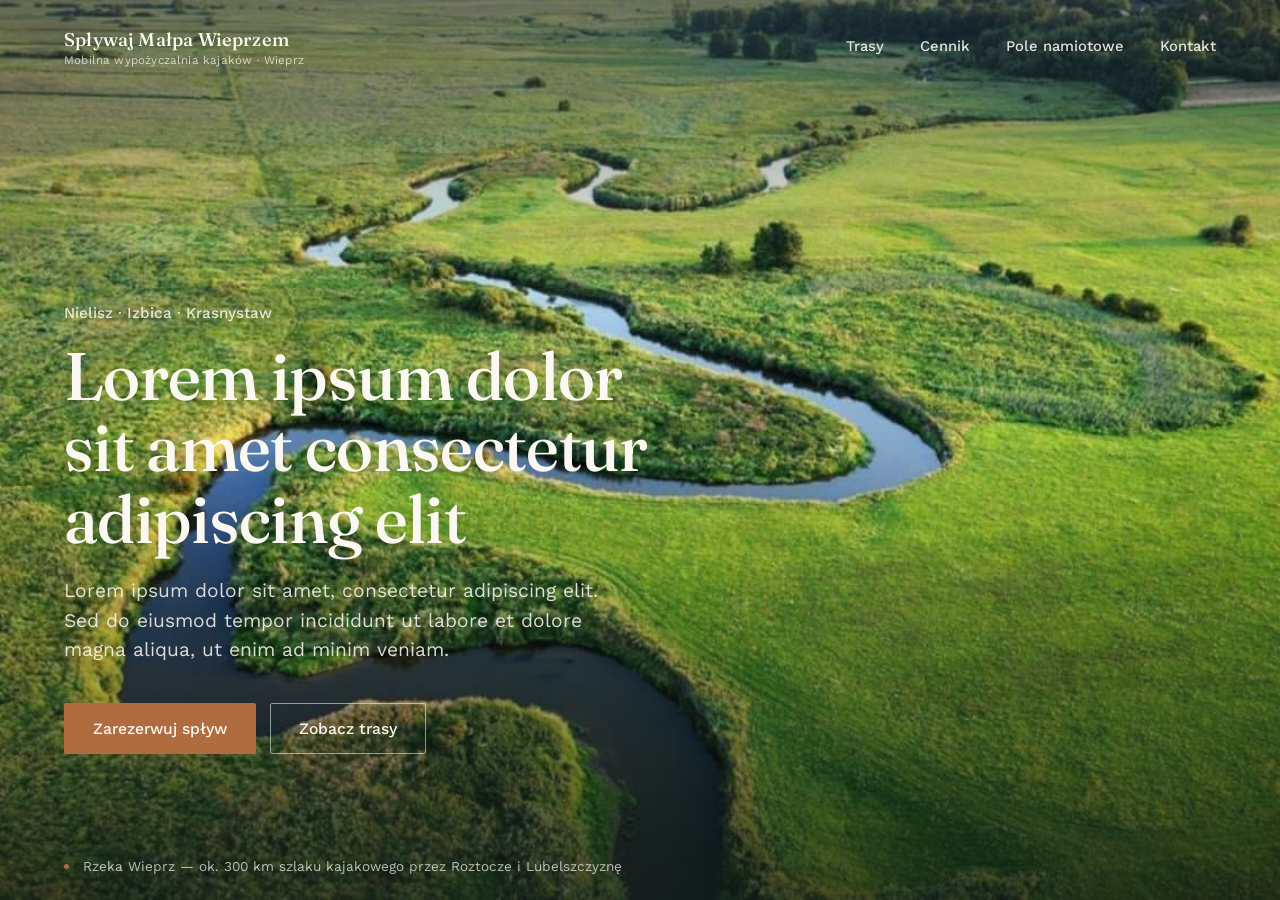
<file: stare/hero-splywaj-malpa-wieprzem.html>
<!DOCTYPE html>
<html lang="pl">
<head>
<meta charset="UTF-8">
<meta name="viewport" content="width=device-width, initial-scale=1.0">
<title>Spływaj Małpa Wieprzem — Hero</title>
<link rel="preconnect" href="https://fonts.googleapis.com">
<link rel="preconnect" href="https://fonts.gstatic.com" crossorigin>
<link href="https://fonts.googleapis.com/css2?family=Fraunces:ital,opsz,wght@0,9..144,400;0,9..144,500;0,9..144,600;1,9..144,400&family=Work+Sans:wght@400;500;600&display=swap" rel="stylesheet">
<style>
  :root{
    --sand:#F2EBDC;
    --olive:#4E5D3A;
    --petrol:#31463F;
    --petrol-deep:#212E29;
    --clay:#B06B3F;
    --ink:#2B241C;
    --paper:#FBF8F1;
  }

  *{box-sizing:border-box; margin:0; padding:0;}

  html,body{height:100%;}

  body{
    font-family:'Work Sans', sans-serif;
    color:var(--ink);
    background:var(--sand);
    -webkit-font-smoothing:antialiased;
  }

  .hero{
    position:relative;
    min-height:100vh;
    display:flex;
    flex-direction:column;
    overflow:hidden;
  }

  .hero__bg{
    position:absolute;
    inset:0;
    background-image:url('[data-uri]');
    background-size:cover;
    background-position:center 40%;
  }

  .hero__scrim{
    position:absolute;
    inset:0;
    background:
      linear-gradient(180deg, rgba(23,31,25,0.55) 0%, rgba(23,31,25,0.05) 32%, rgba(23,31,25,0.05) 55%, rgba(20,28,23,0.72) 100%);
  }

  /* top bar */
  .topbar{
    position:relative;
    z-index:2;
    display:flex;
    align-items:center;
    justify-content:space-between;
    padding:28px clamp(20px, 5vw, 64px);
  }

  .brand{
    font-family:'Fraunces', serif;
    font-weight:500;
    font-size:1.15rem;
    color:var(--paper);
    letter-spacing:0.01em;
  }

  .brand span{
    display:block;
    font-family:'Work Sans', sans-serif;
    font-weight:400;
    font-size:0.72rem;
    color:rgba(251,248,241,0.75);
    margin-top:2px;
  }

  .nav{
    display:flex;
    gap:clamp(16px, 3vw, 36px);
  }

  .nav a{
    color:rgba(251,248,241,0.88);
    text-decoration:none;
    font-size:0.92rem;
    font-weight:500;
    position:relative;
    padding-bottom:4px;
  }

  .nav a::after{
    content:"";
    position:absolute;
    left:0; right:0; bottom:0;
    height:1px;
    background:var(--paper);
    transform:scaleX(0);
    transform-origin:left;
    transition:transform .25s ease;
  }

  .nav a:hover::after{
    transform:scaleX(1);
  }

  .nav-toggle{
    display:none;
  }

  /* hero content */
  .hero__content{
    position:relative;
    z-index:2;
    margin-top:auto;
    padding:0 clamp(20px, 5vw, 64px) clamp(48px, 8vw, 88px);
    max-width:760px;
  }

  .hero__kicker{
    color:rgba(251,248,241,0.85);
    font-size:0.95rem;
    font-weight:500;
    margin-bottom:18px;
  }

  .hero__title{
    font-family:'Fraunces', serif;
    font-weight:500;
    font-size:clamp(2.4rem, 5.4vw, 4.2rem);
    line-height:1.06;
    color:var(--paper);
    letter-spacing:-0.01em;
    max-width:14ch;
  }

  .hero__sub{
    margin-top:22px;
    font-size:clamp(1rem, 1.6vw, 1.2rem);
    line-height:1.55;
    color:rgba(251,248,241,0.86);
    max-width:46ch;
  }

  .hero__cta{
    display:flex;
    flex-wrap:wrap;
    gap:14px;
    margin-top:38px;
  }

  .btn{
    display:inline-flex;
    align-items:center;
    justify-content:center;
    padding:15px 28px;
    border-radius:2px;
    font-size:0.98rem;
    font-weight:500;
    text-decoration:none;
    cursor:pointer;
    border:1px solid transparent;
    transition:background .2s ease, color .2s ease, border-color .2s ease;
  }

  .btn--primary{
    background:var(--clay);
    color:var(--paper);
  }

  .btn--primary:hover{
    background:#95592f;
  }

  .btn--ghost{
    background:transparent;
    border-color:rgba(251,248,241,0.55);
    color:var(--paper);
  }

  .btn--ghost:hover{
    border-color:var(--paper);
    background:rgba(251,248,241,0.08);
  }

  /* river fact strip */
  .factline{
    position:relative;
    z-index:2;
    display:flex;
    align-items:center;
    gap:14px;
    padding:16px clamp(20px, 5vw, 64px) 26px;
    color:rgba(251,248,241,0.72);
    font-size:0.85rem;
  }

  .factline .dot{
    width:5px;
    height:5px;
    border-radius:50%;
    background:var(--clay);
    flex-shrink:0;
  }

  @media (max-width: 720px){
    .nav{
      display:none;
    }
    .hero__title{
      max-width:none;
    }
  }
</style>
</head>
<body>

<section class="hero">
  <div class="hero__bg"></div>
  <div class="hero__scrim"></div>

  <div class="topbar">
    <div class="brand">
      Spływaj Małpa Wieprzem
      <span>Mobilna wypożyczalnia kajaków · Wieprz</span>
    </div>
    <nav class="nav">
      <a href="#trasy">Trasy</a>
      <a href="#cennik">Cennik</a>
      <a href="#pole">Pole namiotowe</a>
      <a href="#kontakt">Kontakt</a>
    </nav>
  </div>

  <div class="hero__content">
    <p class="hero__kicker">Nielisz · Izbica · Krasnystaw</p>
    <h1 class="hero__title">Lorem ipsum dolor sit amet consectetur adipiscing elit</h1>
    <p class="hero__sub">Lorem ipsum dolor sit amet, consectetur adipiscing elit. Sed do eiusmod tempor incididunt ut labore et dolore magna aliqua, ut enim ad minim veniam.</p>
    <div class="hero__cta">
      <a href="#rezerwacja" class="btn btn--primary">Zarezerwuj spływ</a>
      <a href="#trasy" class="btn btn--ghost">Zobacz trasy</a>
    </div>
  </div>

  <div class="factline">
    <span class="dot"></span>
    Rzeka Wieprz — ok. 300 km szlaku kajakowego przez Roztocze i Lubelszczyznę
  </div>
</section>

</body>
</html>
</file>
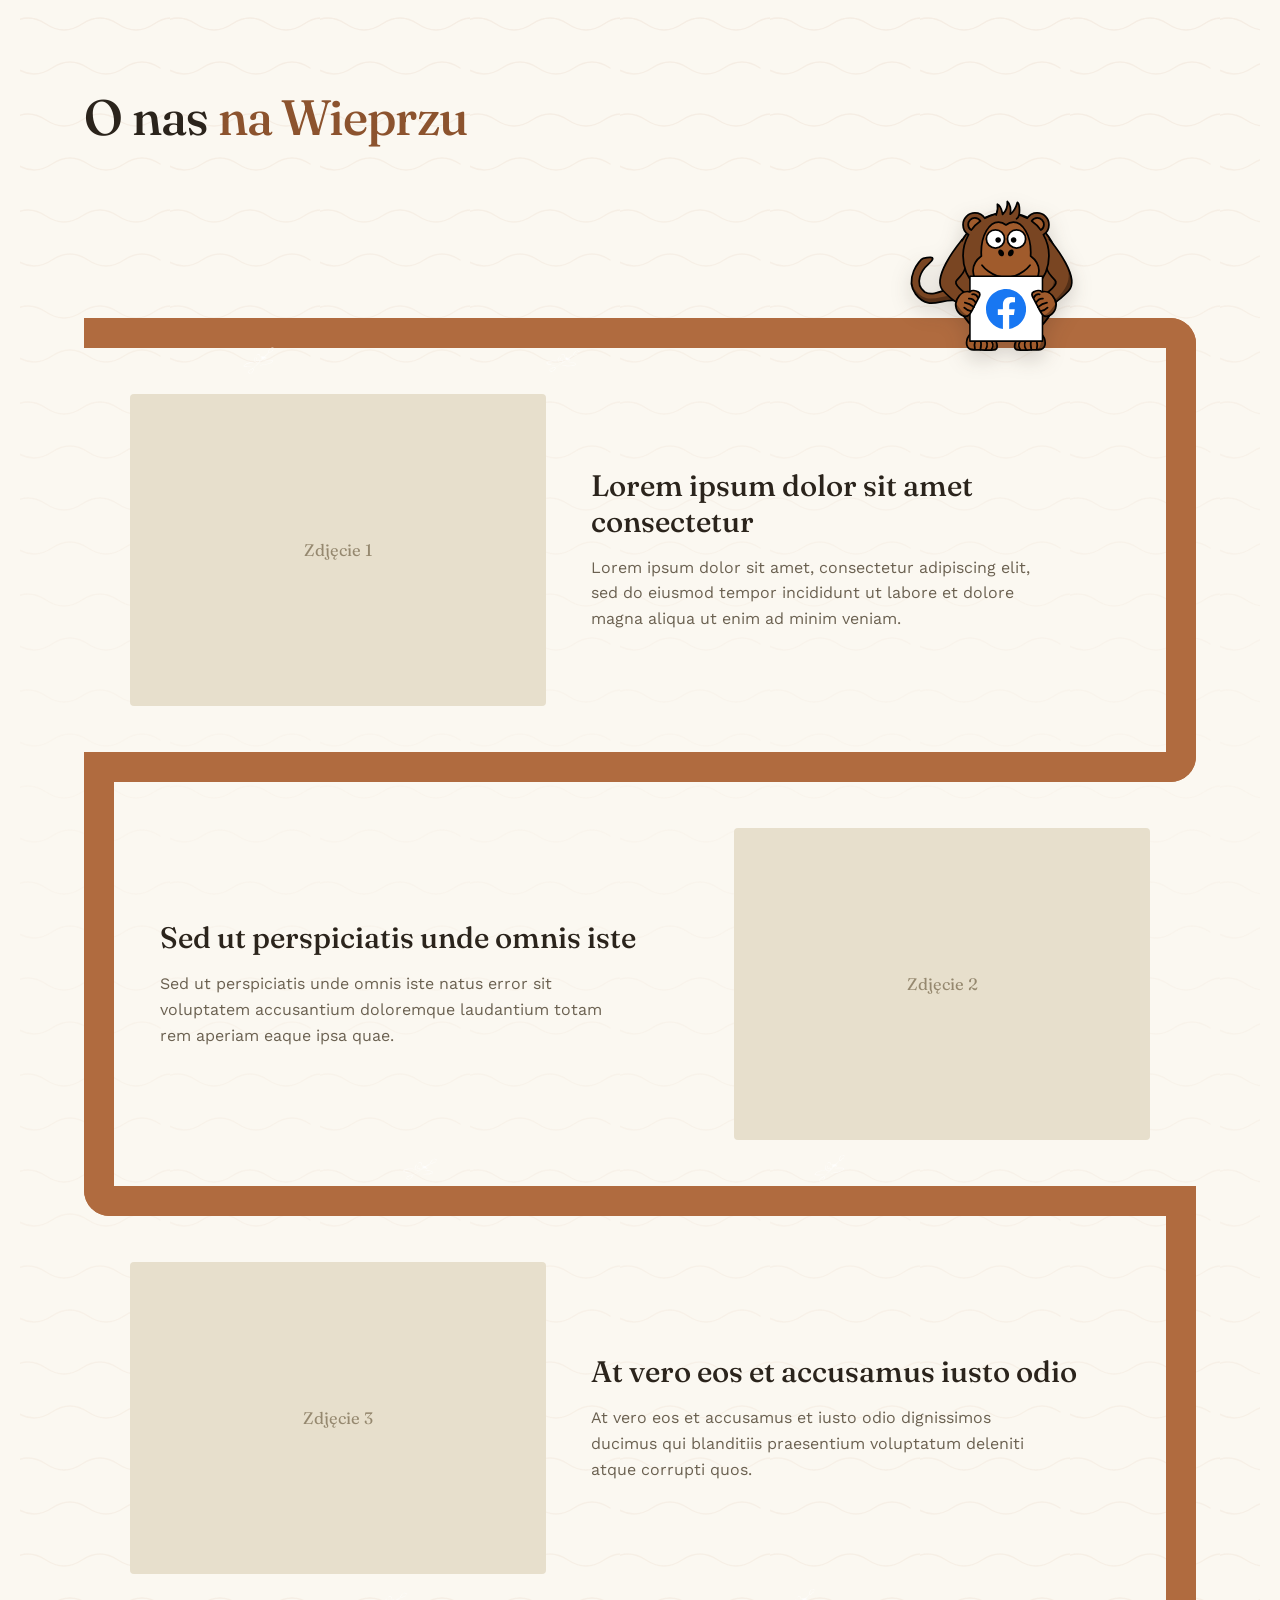
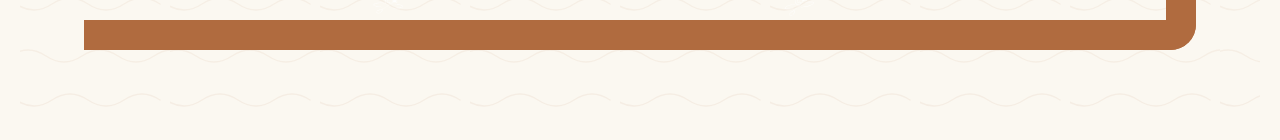
<file: stare/onas-v6-splywaj-malpa-wieprzem.html>
<!DOCTYPE html>
<html lang="pl">
<head>
<meta charset="UTF-8">
<meta name="viewport" content="width=device-width, initial-scale=1.0">
<title>Spływaj Małpa Wieprzem — O nas</title>
<link rel="preconnect" href="https://fonts.googleapis.com">
<link rel="preconnect" href="https://fonts.gstatic.com" crossorigin>
<link href="https://fonts.googleapis.com/css2?family=Fraunces:ital,opsz,wght@0,9..144,400;0,9..144,500;0,9..144,600&family=Work+Sans:wght@400;500;600&display=swap" rel="stylesheet">
<style>
  :root{
    --paper:#FBF8F1;
    --clay:#B06B3F;
    --clay-deep:#8C532E;
    --ink:#2B241C;
    --ink-soft:#6B6151;
    --placeholder:#E7DFCC;
    --placeholder-text:#95886F;

    --pipe: clamp(20px, 2.4vw, 34px);
    --radius: clamp(16px, 2vw, 28px);
  }

  *{box-sizing:border-box; margin:0; padding:0;}

  body{
    font-family:'Work Sans', sans-serif;
    color:var(--ink);
    background:var(--paper);
    -webkit-font-smoothing:antialiased;
  }

  /* subtelne tło — leniwe fale rzeki */
  .about{
    position:relative;
    padding:clamp(48px, 7vw, 96px) clamp(16px, 5vw, 72px);
    max-width:1240px;
    margin:0 auto;
  }

  .about::before{
    content:"";
    position:absolute;
    inset:0;
    z-index:0;
    pointer-events:none;
    background-image:url("data:image/svg+xml,%3Csvg xmlns='http://www.w3.org/2000/svg' width='150' height='96' viewBox='0 0 150 96'%3E%3Cg fill='none' stroke='%23B06B3F' stroke-opacity='0.14' stroke-width='1.4' stroke-linecap='round'%3E%3Cpath d='M-10 24 q18 -12 36 0 t36 0 t36 0 t36 0 t36 0'/%3E%3Cpath d='M-40 68 q18 -12 36 0 t36 0 t36 0 t36 0 t36 0'/%3E%3C/g%3E%3C/svg%3E");
    background-repeat:repeat;
    -webkit-mask-image:linear-gradient(180deg, rgba(0,0,0,0.55) 0%, rgba(0,0,0,0.15) 45%, rgba(0,0,0,0.5) 100%);
    mask-image:linear-gradient(180deg, rgba(0,0,0,0.55) 0%, rgba(0,0,0,0.15) 45%, rgba(0,0,0,0.5) 100%);
  }

  .about > *{ position:relative; z-index:1; }

  .kayak{
    background-image:url('[data-uri]');
    background-repeat:no-repeat;
    background-position:center;
    background-size:contain;
    filter:brightness(0) invert(1);
    opacity:0.92;
  }

  .about__head{
    margin-bottom:clamp(8px, 1vw, 14px);
  }

  .about__head h2{
    font-family:'Fraunces', serif;
    font-weight:500;
    font-size:clamp(1.9rem, 4.4vw, 3.1rem);
    line-height:1.1;
    letter-spacing:-0.015em;
  }

  .about__head h2 em{
    font-style:normal;
    color:var(--clay-deep);
  }

  /* ---------- wąż ---------- */
  .snake{
    position:relative;
    padding-top:clamp(96px, 12.6vw, 168px); /* dokładnie tyle, ile mierzy małpka */
  }

  .row{
    position:relative;
    display:flex;
    align-items:center;
    gap:clamp(20px, 3.5vw, 52px);
    padding:clamp(26px, 3.6vw, 52px) clamp(24px, 3.6vw, 56px);
    border-style:solid;
    border-color:var(--clay);
    border-width:0;
  }

  .row--1{
    border-top-width:var(--pipe);
    border-right-width:var(--pipe);
    border-bottom-width:var(--pipe);
    border-top-right-radius:var(--radius);
    border-bottom-right-radius:var(--radius);
  }

  .row--2{
    flex-direction:row-reverse;
    border-left-width:var(--pipe);
    border-bottom-width:var(--pipe);
    border-bottom-left-radius:var(--radius);
  }

  .row--3{
    border-right-width:var(--pipe);
    border-bottom-width:var(--pipe);
    border-bottom-right-radius:var(--radius);
  }

  .photo{
    flex:1 1 44%;
    aspect-ratio:4/3;
    background:var(--placeholder);
    border-radius:4px;
    display:flex;
    align-items:center;
    justify-content:center;
    font-family:'Fraunces', serif;
    font-size:clamp(0.9rem, 1.3vw, 1.05rem);
    color:var(--placeholder-text);
  }

  .copy{ flex:1 1 56%; }

  .copy h3{
    font-family:'Fraunces', serif;
    font-weight:500;
    font-size:clamp(1.25rem, 2.4vw, 1.85rem);
    line-height:1.2;
    margin-bottom:clamp(10px, 1.2vw, 16px);
  }

  .copy p{
    font-size:clamp(0.95rem, 1.25vw, 1.08rem);
    line-height:1.62;
    color:var(--ink-soft);
    max-width:46ch;
  }

  /* ---------- małpka stojąca na górnej krawędzi rury ---------- */
  .monkey-post{
    position:absolute;
    bottom:calc(100% - 4px);
    right:7%;
    width:clamp(120px, 15vw, 200px);
    aspect-ratio:368/300;
    z-index:4;
    filter:drop-shadow(0 8px 10px rgba(43,36,28,0.18));
  }

  .monkey-post__img{
    position:absolute;
    inset:0;
    background-image:url('[data-uri]');
    background-repeat:no-repeat;
    background-position:bottom center;
    background-size:contain;
  }

  .monkey-post__sign{
    position:absolute;
    left:37.1%;
    top:51.5%;
    width:38%;
    height:41.7%;
    display:flex;
    align-items:center;
    justify-content:center;
    text-decoration:none;
    border-radius:2px;
    transition:background .2s ease, transform .2s ease;
  }

  .monkey-post__sign:hover,
  .monkey-post__sign:focus-visible{
    background:rgba(176,107,63,0.14);
    transform:scale(1.04);
  }

  .monkey-post__sign svg{
    width:55%;
    height:auto;
    fill:#1877F2;
  }

  .monkey-post__sign:focus-visible{
    outline:2px solid var(--clay-deep);
    outline-offset:2px;
  }

  /* kajaki na rurze */
  .kayak{
    position:absolute;
    width:clamp(30px, 3.6vw, 52px);
    aspect-ratio:297/210;
    z-index:3;
    pointer-events:none;
  }

  .kayak--t1{ top:calc(var(--pipe) * -0.05); left:14%; transform:rotate(-7deg); }
  .kayak--t2{ top:calc(var(--pipe) * -0.05); left:42%; transform:rotate(5deg); }
  .kayak--b1{ bottom:calc(var(--pipe) * -0.05); left:26%; transform:rotate(6deg); }
  .kayak--b2{ bottom:calc(var(--pipe) * -0.05); left:64%; transform:rotate(-8deg); }

  @media (max-width: 760px){
    .snake{ padding-top:clamp(84px, 24vw, 140px); }

    .row{
      flex-direction:column;
      align-items:stretch;
      border-left-width:var(--pipe) !important;
      border-right-width:0 !important;
      border-bottom-width:var(--pipe);
      border-radius:0;
      border-bottom-left-radius:var(--radius);
    }
    .row--1{
      border-top-width:var(--pipe);
      border-top-left-radius:var(--radius);
    }
    .row--2, .row--3{ border-top-width:0; flex-direction:column; }

    .photo{ aspect-ratio:16/10; }
    .kayak{ display:none; }
    .monkey-post{ right:4%; width:clamp(96px, 26vw, 150px); }
  }
</style>
</head>
<body>

<section class="about" id="onas">

  <div class="about__head">
    <h2>O nas <em>na Wieprzu</em></h2>
  </div>

  <div class="snake">

    <div class="row row--1">
      <a class="monkey-post" href="https://www.facebook.com/profile.php?id=100089779070248"
         target="_blank" rel="noopener noreferrer" aria-label="Odwiedź nas na Facebooku">
        <span class="monkey-post__img"></span>
        <span class="monkey-post__sign">
          <svg viewBox="0 0 24 24" xmlns="http://www.w3.org/2000/svg" aria-hidden="true">
            <path d="M24 12.073c0-6.627-5.373-12-12-12s-12 5.373-12 12c0 5.99 4.388 10.954 10.125 11.854v-8.385H7.078v-3.47h3.047V9.43c0-3.007 1.792-4.669 4.533-4.669 1.312 0 2.686.235 2.686.235v2.953H15.83c-1.491 0-1.956.925-1.956 1.874v2.25h3.328l-.532 3.47h-2.796v8.385C19.612 23.027 24 18.062 24 12.073z"/>
          </svg>
        </span>
      </a>

      <div class="kayak kayak--t1"></div>
      <div class="kayak kayak--t2"></div>

      <div class="photo">Zdjęcie 1</div>
      <div class="copy">
        <h3>Lorem ipsum dolor sit amet consectetur</h3>
        <p>Lorem ipsum dolor sit amet, consectetur adipiscing elit, sed do eiusmod tempor incididunt ut labore et dolore magna aliqua ut enim ad minim veniam.</p>
      </div>
    </div>

    <div class="row row--2">
      <div class="kayak kayak--b1"></div>
      <div class="kayak kayak--b2"></div>

      <div class="photo">Zdjęcie 2</div>
      <div class="copy">
        <h3>Sed ut perspiciatis unde omnis iste</h3>
        <p>Sed ut perspiciatis unde omnis iste natus error sit voluptatem accusantium doloremque laudantium totam rem aperiam eaque ipsa quae.</p>
      </div>
    </div>

    <div class="row row--3">
      <div class="kayak kayak--b1"></div>
      <div class="kayak kayak--b2"></div>

      <div class="photo">Zdjęcie 3</div>
      <div class="copy">
        <h3>At vero eos et accusamus iusto odio</h3>
        <p>At vero eos et accusamus et iusto odio dignissimos ducimus qui blanditiis praesentium voluptatum deleniti atque corrupti quos.</p>
      </div>
    </div>

  </div>

</section>

</body>
</html>
</file>
